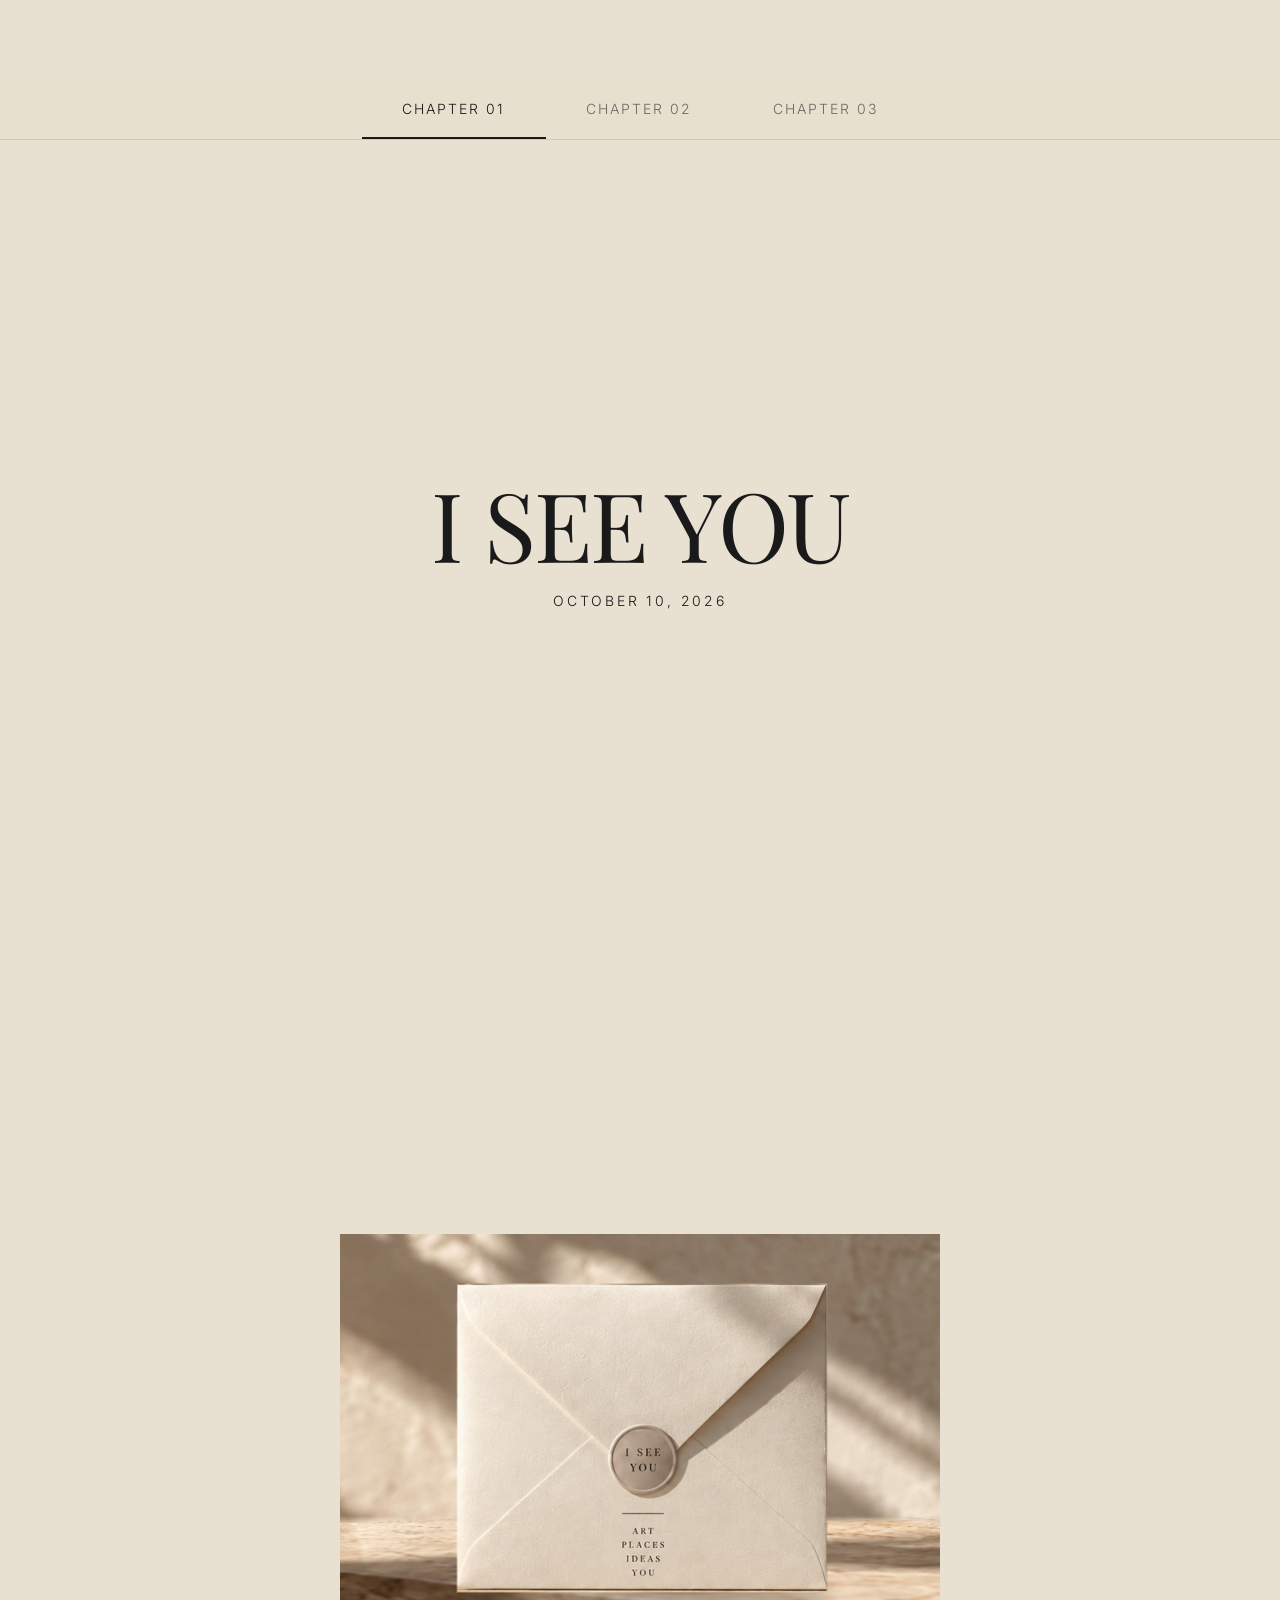
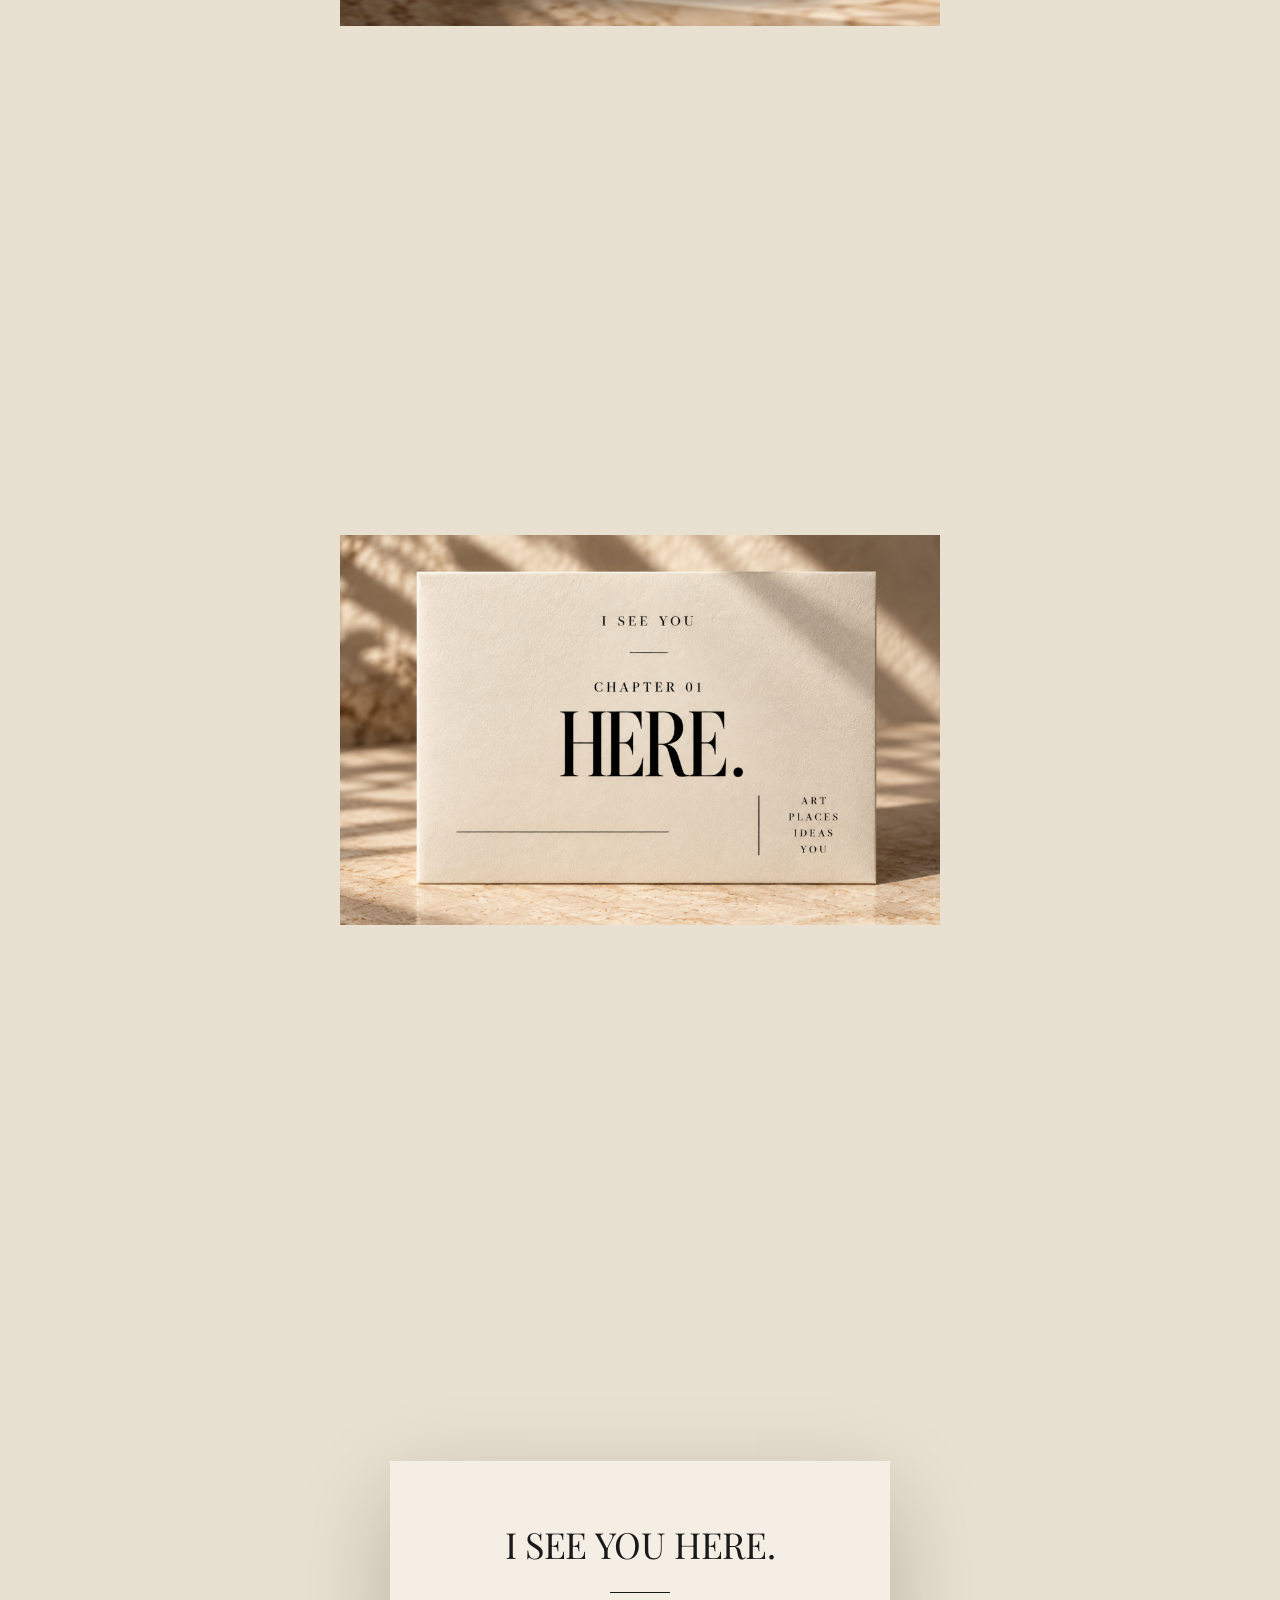
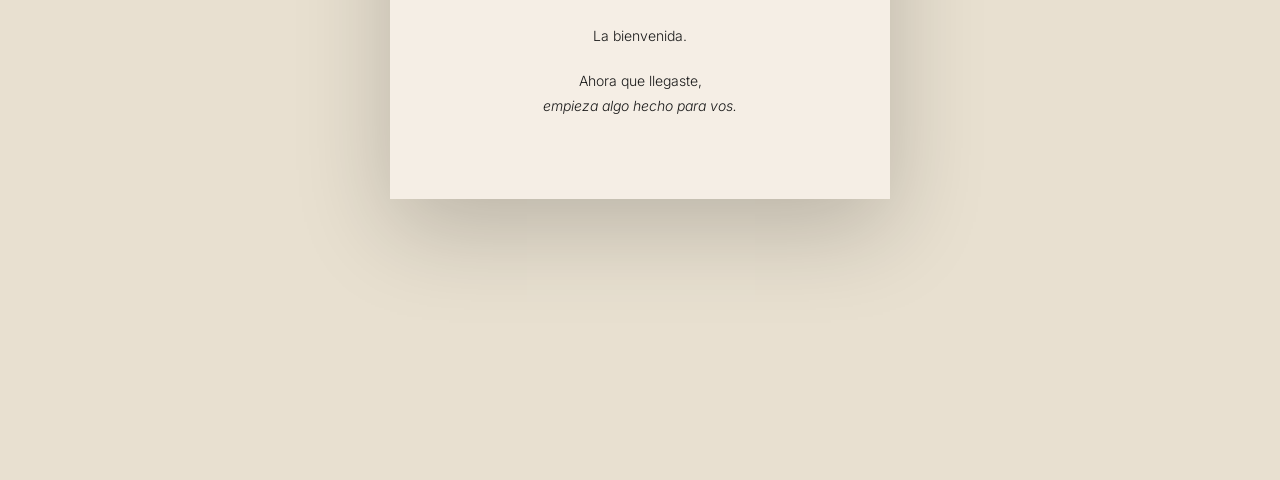
<file: index.html>
<!DOCTYPE html>
<html lang="en">
<head>
    <meta charset="UTF-8">
    <meta name="viewport" content="width=device-width, initial-scale=1.0">
    <title>I SEE YOU</title>
    <link rel="preconnect" href="https://fonts.googleapis.com">
    <link rel="preconnect" href="https://fonts.gstatic.com" crossorigin>
    <link href="https://fonts.googleapis.com/css2?family=Playfair+Display:wght@400;500;600;700&family=Inter:wght@300;400;500&display=swap" rel="stylesheet">
    <style>
        * {
            margin: 0;
            padding: 0;
            box-sizing: border-box;
        }

        body {
            font-family: 'Inter', sans-serif;
            background-color: #E8E0D0;
            color: #1a1a1a;
            overflow-x: hidden;
        }

        /* TAB NAVIGATION */
        .tab-nav {
            position: fixed;
            top: 0;
            left: 0;
            right: 0;
            z-index: 1000;
            background-color: rgba(232, 224, 208, 0.98);
            backdrop-filter: blur(10px);
            border-bottom: 1px solid rgba(0, 0, 0, 0.1);
            padding: 0;
            display: flex;
            justify-content: center;
            gap: 0;
        }

        .tab-button {
            padding: 20px 40px;
            font-family: 'Inter', sans-serif;
            font-size: 14px;
            font-weight: 300;
            letter-spacing: 0.15em;
            text-transform: uppercase;
            background: none;
            border: none;
            cursor: pointer;
            color: #1a1a1a;
            transition: all 0.3s ease;
            border-bottom: 2px solid transparent;
            opacity: 0.6;
        }

        .tab-button.active {
            opacity: 1;
            border-bottom-color: #1a1a1a;
        }

        .tab-button:hover {
            opacity: 0.8;
        }

        /* TAB CONTENT */
        .tab-content {
            display: none;
        }

        .tab-content.active {
            display: block;
        }

        .tab-content {
            padding-top: 80px;
        }

        .section {
            width: 100%;
            height: 100vh;
            display: flex;
            align-items: center;
            justify-content: center;
            padding: 60px 20px;
            flex-shrink: 0;
            scroll-snap-align: start;
        }

        html {
            scroll-behavior: smooth;
            scroll-snap-type: y mandatory;
        }

        /* TITLE SECTION */
        .title-section {
            flex-direction: column;
            gap: 80px;
            padding-top: 80px;
        }

        .title-text {
            text-align: center;
        }

        .title-text h1 {
            font-family: 'Playfair Display', serif;
            font-size: clamp(48px, 10vw, 96px);
            font-weight: 400;
            letter-spacing: -0.02em;
            margin-bottom: 16px;
            line-height: 1.1;
        }

        .title-text p {
            font-family: 'Inter', sans-serif;
            font-size: 14px;
            font-weight: 300;
            letter-spacing: 0.2em;
            text-transform: uppercase;
        }

        /* ENVELOPE SECTION */
        .envelope-section {
            justify-content: center;
        }

        .envelope-container {
            width: 100%;
            max-width: 800px;
            display: flex;
            align-items: center;
            justify-content: center;
        }

        .envelope-image {
            width: 100%;
            height: auto;
            max-width: 600px;
            display: block;
            object-fit: contain;
            cursor: pointer;
            transition: transform 0.3s ease, filter 0.3s ease;
        }

        .envelope-image:hover {
            transform: scale(1.02);
            filter: brightness(0.95);
        }

        /* MODAL STYLES */
        .modal {
            display: none;
            position: fixed;
            top: 0;
            left: 0;
            width: 100%;
            height: 100%;
            background-color: rgba(0, 0, 0, 0.5);
            z-index: 2000;
            align-items: center;
            justify-content: center;
            backdrop-filter: blur(4px);
        }

        .modal.active {
            display: flex;
        }

        .modal-content {
            position: relative;
            max-width: 600px;
            width: 90%;
            max-height: 80vh;
            overflow-y: auto;
            animation: modalSlideIn 0.4s ease-out;
        }

        @keyframes modalSlideIn {
            from {
                opacity: 0;
                transform: scale(0.9) translateY(30px);
            }
            to {
                opacity: 1;
                transform: scale(1) translateY(0);
            }
        }

        .modal-close {
            position: absolute;
            top: -40px;
            right: 0;
            background: none;
            border: none;
            font-size: 28px;
            color: white;
            cursor: pointer;
            padding: 10px;
            z-index: 2001;
            transition: opacity 0.2s ease;
        }

        .modal-close:hover {
            opacity: 0.7;
        }

        @media (max-width: 768px) {
            .modal-close {
                top: -35px;
                font-size: 24px;
            }

            .modal-content {
                max-height: 90vh;
            }
        }

        /* CONTENT SECTION */
        .content-section {
            flex-direction: column;
            gap: 40px;
        }

        .chapter-header {
            text-align: center;
            margin-bottom: 20px;
        }

        .chapter-label {
            font-family: 'Inter', sans-serif;
            font-size: 13px;
            font-weight: 300;
            letter-spacing: 0.15em;
            text-transform: uppercase;
            margin-bottom: 16px;
            opacity: 0.7;
        }

        .chapter-title {
            font-family: 'Playfair Display', serif;
            font-size: clamp(48px, 8vw, 72px);
            font-weight: 700;
            letter-spacing: -0.01em;
            line-height: 1.1;
        }

        .chapter-divider {
            width: 60px;
            height: 1px;
            background-color: #1a1a1a;
            margin: 20px auto;
        }

        .chapter-content {
            max-width: 600px;
            margin: 40px auto 0;
            text-align: center;
        }

        .chapter-content p {
            font-family: 'Inter', sans-serif;
            font-size: 16px;
            font-weight: 300;
            line-height: 1.8;
            margin-bottom: 16px;
        }

        /* CARD SECTION */
        .card-container {
            width: 100%;
            max-width: 500px;
            background-color: #F5EEE5;
            padding: 60px 40px;
            text-align: center;
            box-shadow: 0 30px 90px rgba(0, 0, 0, 0.2);
        }

        .card-title {
            font-family: 'Playfair Display', serif;
            font-size: 36px;
            font-weight: 400;
            letter-spacing: -0.01em;
            margin-bottom: 24px;
            line-height: 1.3;
        }

        .card-text {
            font-family: 'Inter', sans-serif;
            font-size: 14px;
            font-weight: 300;
            line-height: 1.8;
            margin-bottom: 20px;
        }

        .card-italic {
            font-style: italic;
        }




















        /* RESPONSIVE */

        @media (max-width: 768px) {
            .tab-nav {
                flex-wrap: wrap;
                gap: 0;
            }

            .tab-button {
                padding: 16px 24px;
                font-size: 12px;
                flex: 1;
            }

            .section {
                padding: 40px 20px;
            }

            .title-text h1 {
                font-size: 42px;
            }

            .chapter-title {
                font-size: 48px;
            }

            .card-container {
                padding: 40px 30px;
            }

            .card-title {
                font-size: 28px;
            }











        }

        @media (max-width: 480px) {
            .tab-button {
                padding: 12px 16px;
                font-size: 11px;
            }

            .title-text h1 {
                font-size: 36px;
            }

            .chapter-title {
                font-size: 36px;
            }

            .card-container {
                padding: 30px 20px;
            }

            .card-title {
                font-size: 24px;
            }

            .chapter-content p {
                font-size: 14px;
            }






        }
    </style>
</head>
<body>
    <!-- TAB NAVIGATION -->
    <nav class="tab-nav">
        <button class="tab-button active" onclick="switchTab('chapter01')">CHAPTER 01</button>
        <button class="tab-button" onclick="switchTab('chapter02')">CHAPTER 02</button>
        <button class="tab-button" onclick="switchTab('chapter03')">CHAPTER 03</button>
    </nav>

    <!-- CHAPTER 01 CONTENT -->
    <div id="chapter01" class="tab-content active">
        <!-- TITLE SECTION -->
        <section class="section title-section">
            <div class="title-text">
                <h1>I SEE YOU</h1>
                <p>October 10, 2026</p>
            </div>
        </section>

        <!-- ENVELOPE CLOSED -->
        <section class="section envelope-section">
            <div class="envelope-container">
                <img src="sobre-closed.png" alt="Envelope closed" class="envelope-image">
            </div>
        </section>

        <!-- ENVELOPE FRONT WITH CHAPTER -->
        <section class="section content-section">
            <div class="envelope-container">
                <img src="sobre-front.png" alt="Envelope front - Chapter 01 HERE" class="envelope-image">
            </div>
        </section>

        <!-- CARD -->
        <section class="section">
            <div class="card-container">
                <h2 class="card-title">I SEE YOU HERE.</h2>
                <div class="chapter-divider" style="margin: 20px auto 30px;"></div>
                <p class="card-text">La bienvenida.</p>
                <p class="card-text">
                    Ahora que llegaste,<br>
                    <span class="card-italic">empieza algo hecho para vos.</span>
                </p>
            </div>
        </section>
    </div>

    <!-- CHAPTER 02 CONTENT -->
    <div id="chapter02" class="tab-content">
        <!-- TITLE SECTION -->
        <section class="section title-section">
            <div class="title-text">
                <h1>I SEE YOU</h1>
                <p>October 10, 2026</p>
            </div>
        </section>

        <!-- ENVELOPE CLOSED -->
        <section class="section envelope-section">
            <div class="envelope-container">
                <img src="chapter02-page-000.png" alt="Envelope closed - Chapter 02" class="envelope-image">
            </div>
        </section>

        <!-- ENVELOPE FRONT WITH CHAPTER -->
        <section class="section content-section">
            <div class="envelope-container">
                <img src="chapter02-page-001.png" alt="Envelope front - Chapter 02 TIRED" class="envelope-image">
            </div>
        </section>

        <!-- CARD -->
        <section class="section">
            <div class="card-container">
                <h2 class="card-title">I SEE YOU TIRED.</h2>
                <div class="chapter-divider" style="margin: 20px auto 30px;"></div>
                <p class="card-text">El spa.</p>
                <p class="card-text">
                    Veo cuánto das.<br>
                    Veo todo lo que sostenés.
                </p>
            </div>
        </section>
    </div>

    <!-- CHAPTER 03 CONTENT -->
    <div id="chapter03" class="tab-content">
        <!-- TITLE SECTION -->
        <section class="section title-section">
            <div class="title-text">
                <h1>I SEE YOU</h1>
                <p>October 10, 2026</p>
            </div>
        </section>

        <!-- ENVELOPE CLOSED -->
        <section class="section envelope-section">
            <div class="envelope-container">
                <img src="chapter03-page-000.png" alt="Envelope closed - Chapter 03" class="envelope-image">
            </div>
        </section>

        <!-- ENVELOPE FRONT WITH SEAL -->
        <section class="section content-section">
            <div class="envelope-container">
                <img src="chapter02-page-001.png" alt="Envelope front - Chapter 03 SHINING" class="envelope-image">
            </div>
        </section>

        <!-- CARD -->
        <section class="section">
            <div class="card-container">
                <h2 class="card-title">I SEE YOU SHINING.</h2>
                <div class="chapter-divider" style="margin: 20px auto 30px;"></div>
                <p class="card-text">Es momento de cerrar este capítulo.</p>
                <p class="card-text">
                    Porque llegó el momento<br>
                    de materializar esa luz,<br>
                    <span class="card-italic">que acaricia sutilezas.</span>
                </p>
                <p class="card-text">Ya puedes abrir el último sobre.</p>
            </div>
        </section>
    </div>

    <!-- ENVELOPE MODALS -->
    <div id="envelopeModal01" class="modal">
        <div class="modal-content">
            <button class="modal-close" onclick="closeModal('envelopeModal01')">✕</button>
            <div class="card-container">
                <h2 class="card-title">I SEE YOU HERE.</h2>
                <div class="chapter-divider" style="margin: 20px auto 30px;"></div>
                <p class="card-text">La bienvenida.</p>
                <p class="card-text">
                    Ahora que llegaste,<br>
                    <span class="card-italic">empieza algo hecho para vos.</span>
                </p>
            </div>
        </div>
    </div>

    <div id="envelopeModal02" class="modal">
        <div class="modal-content">
            <button class="modal-close" onclick="closeModal('envelopeModal02')">✕</button>
            <div class="card-container">
                <h2 class="card-title">I SEE YOU TIRED.</h2>
                <div class="chapter-divider" style="margin: 20px auto 30px;"></div>
                <p class="card-text">El spa.</p>
                <p class="card-text">
                    Veo cuánto das.<br>
                    Veo todo lo que sostenés.
                </p>
            </div>
        </div>
    </div>

    <div id="envelopeModal03" class="modal">
        <div class="modal-content">
            <button class="modal-close" onclick="closeModal('envelopeModal03')">✕</button>
            <div class="card-container">
                <h2 class="card-title">I SEE YOU SHINING.</h2>
                <div class="chapter-divider" style="margin: 20px auto 30px;"></div>
                <p class="card-text">Es momento de cerrar este capítulo.</p>
                <p class="card-text">
                    Porque llegó el momento<br>
                    de materializar esa luz,<br>
                    <span class="card-italic">que acaricia sutilezas.</span>
                </p>
                <p class="card-text">Ya puedes abrir el último sobre.</p>
            </div>
        </div>
    </div>

    <script src="https://cdnjs.cloudflare.com/ajax/libs/gsap/3.12.2/gsap.min.js"></script>
    <script>
        function switchTab(tabName) {
            // Hide all tab contents
            const contents = document.querySelectorAll('.tab-content');
            contents.forEach(content => {
                content.classList.remove('active');
            });

            // Remove active class from all buttons
            const buttons = document.querySelectorAll('.tab-button');
            buttons.forEach(button => {
                button.classList.remove('active');
            });

            // Show selected tab
            document.getElementById(tabName).classList.add('active');

            // Activate button
            event.target.classList.add('active');

            // Scroll to top of selected tab
            window.scrollTo(0, 0);
        }

        function openModal(modalId) {
            const modal = document.getElementById(modalId);
            modal.classList.add('active');

            // Animate modal content
            const content = modal.querySelector('.modal-content');
            gsap.fromTo(content,
                { scale: 0.9, opacity: 0, y: 30 },
                { scale: 1, opacity: 1, y: 0, duration: 0.4, ease: 'power2.out' }
            );
        }

        function closeModal(modalId) {
            const modal = document.getElementById(modalId);
            const content = modal.querySelector('.modal-content');

            gsap.to(content, {
                scale: 0.9,
                opacity: 0,
                y: 30,
                duration: 0.3,
                ease: 'power2.in',
                onComplete: () => {
                    modal.classList.remove('active');
                }
            });
        }

        // Close modal when clicking outside
        document.querySelectorAll('.modal').forEach(modal => {
            modal.addEventListener('click', (e) => {
                if (e.target === modal) {
                    const modalId = modal.id;
                    closeModal(modalId);
                }
            });
        });

        // Make envelope images clickable
        document.addEventListener('DOMContentLoaded', () => {
            // Chapter 01 envelope
            const chapter01Envelope = document.querySelectorAll('#chapter01 .envelope-image')[1]; // sobre-front.png
            if (chapter01Envelope) {
                chapter01Envelope.addEventListener('click', () => {
                    openModal('envelopeModal01');
                });
            }

            // Chapter 02 envelope
            const chapter02Envelope = document.querySelectorAll('#chapter02 .envelope-image')[1]; // sobre-front.png
            if (chapter02Envelope) {
                chapter02Envelope.addEventListener('click', () => {
                    openModal('envelopeModal02');
                });
            }

            // Chapter 03 envelope
            const chapter03Envelope = document.querySelectorAll('#chapter03 .envelope-image')[1]; // sealed envelope
            if (chapter03Envelope) {
                chapter03Envelope.addEventListener('click', () => {
                    openModal('envelopeModal03');
                });
            }
        });

        // Keyboard shortcut: ESC to close modal
        document.addEventListener('keydown', (e) => {
            if (e.key === 'Escape') {
                const activeModals = document.querySelectorAll('.modal.active');
                activeModals.forEach(modal => {
                    closeModal(modal.id);
                });
            }
        });
    </script>
</body>
</html>
</file>
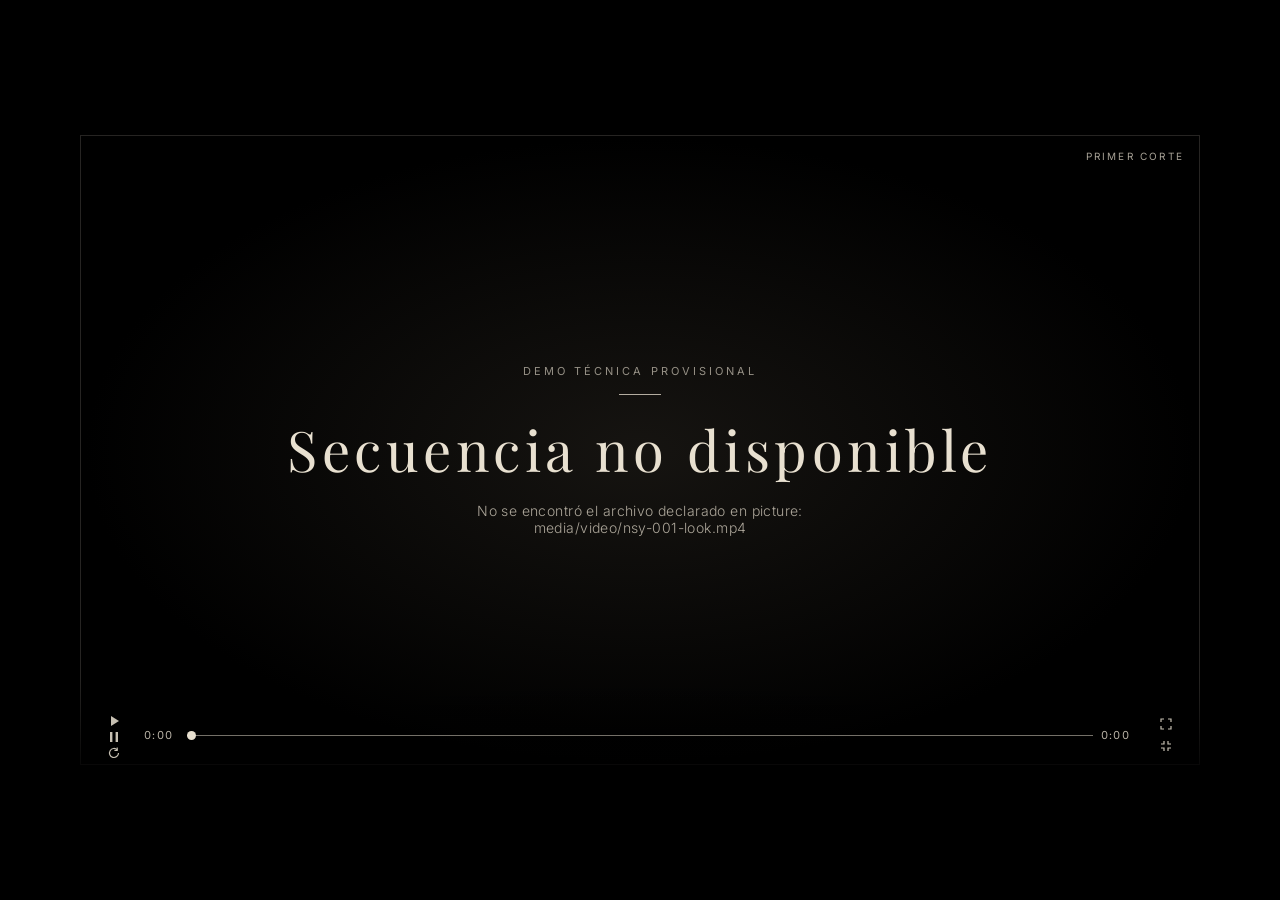
<file: cinema/index.html>
<!DOCTYPE html>
<html lang="es">
<head>
    <meta charset="UTF-8">
    <meta name="viewport" content="width=device-width, initial-scale=1.0">
    <title>NOW, SEE YOURSELF</title>
    <link rel="preconnect" href="https://fonts.googleapis.com">
    <link rel="preconnect" href="https://fonts.gstatic.com" crossorigin>
    <link href="https://fonts.googleapis.com/css2?family=Inter:wght@300;400&family=Playfair+Display:wght@400&display=swap" rel="stylesheet">
    <link rel="stylesheet" href="player.css">
</head>
<body>
    <main class="cinema" id="cinema" data-state="entering">
        <h1 class="sr-only">NOW, SEE YOURSELF</h1>
        <div class="stage" id="stage">
            <div class="picture" id="picture">
                <p class="provisional" id="provisional">Primer corte</p>
                <video id="reel" playsinline preload="metadata" hidden></video>
                <div class="slate" id="slate"></div>
                <div class="entry" id="entry">
                    <p class="entry-title" id="entry-title">
                        <span>NOW,</span>
                        <span>SEE YOURSELF</span>
                    </p>
                </div>
                <div class="controls" id="controls" hidden>
                    <button type="button" class="icon-button" id="play" aria-label="Reproducir">
                        <svg class="icon icon-play" viewBox="0 0 16 16" aria-hidden="true">
                            <polygon points="5,3 13,8 5,13" fill="currentColor"></polygon>
                        </svg>
                        <svg class="icon icon-pause" viewBox="0 0 16 16" aria-hidden="true" hidden>
                            <rect x="4" y="3" width="2.4" height="10" fill="currentColor"></rect>
                            <rect x="9.6" y="3" width="2.4" height="10" fill="currentColor"></rect>
                        </svg>
                        <svg class="icon icon-replay" viewBox="0 0 16 16" aria-hidden="true" hidden>
                            <path d="M12.5 8a4.5 4.5 0 1 1-1.3-3.2" fill="none" stroke="currentColor" stroke-width="1.2"></path>
                            <path d="M11.2 2.6v2.8h-2.8" fill="none" stroke="currentColor" stroke-width="1.2"></path>
                        </svg>
                    </button>
                    <span class="time" id="time">0:00</span>
                    <input id="seek" type="range" min="0" max="1000" value="0" aria-label="Posición" aria-valuemin="0" aria-valuemax="0" aria-valuenow="0">
                    <span class="time" id="length">0:00</span>
                    <button type="button" class="icon-button" id="full" aria-label="Pantalla completa">
                        <svg class="icon icon-enter" viewBox="0 0 16 16" aria-hidden="true">
                            <path d="M3 6V3h3M10 3h3v3M13 10v3h-3M6 13H3v-3" fill="none" stroke="currentColor" stroke-width="1.2"></path>
                        </svg>
                        <svg class="icon icon-exit" viewBox="0 0 16 16" aria-hidden="true" hidden>
                            <path d="M6 3v3H3M10 3v3h3M13 10h-3v3M6 13v-3H3" fill="none" stroke="currentColor" stroke-width="1.2"></path>
                        </svg>
                    </button>
                </div>
            </div>
        </div>
        <p class="sr-only" id="status" aria-live="polite"></p>
        <p class="sr-only">Espacio pausa. Las flechas buscan. F pone pantalla completa. Esto es un primer corte mudo, no la película terminada.</p>
    </main>
    <noscript>
        <p>NOW, SEE YOURSELF necesita JavaScript para la demo técnica provisional.</p>
    </noscript>
    <script src="player.js"></script>
</body>
</html>
</file>
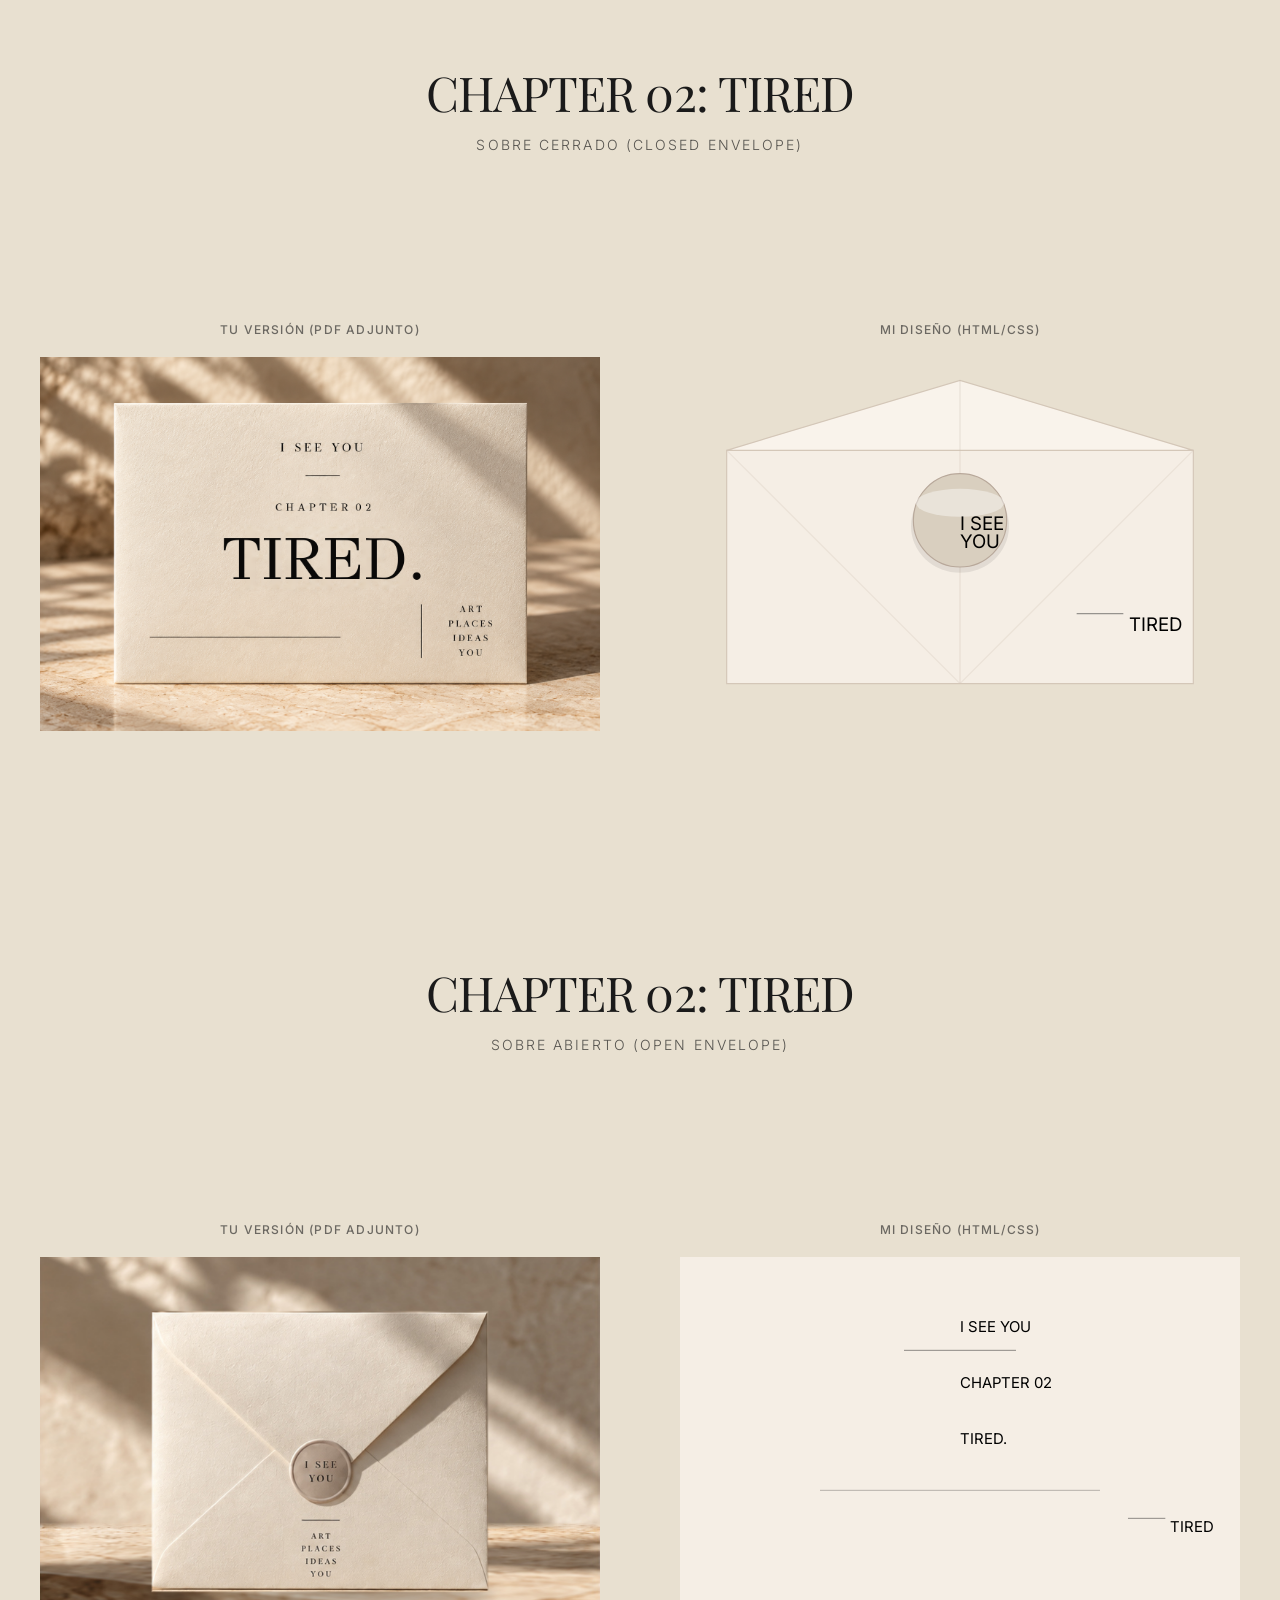
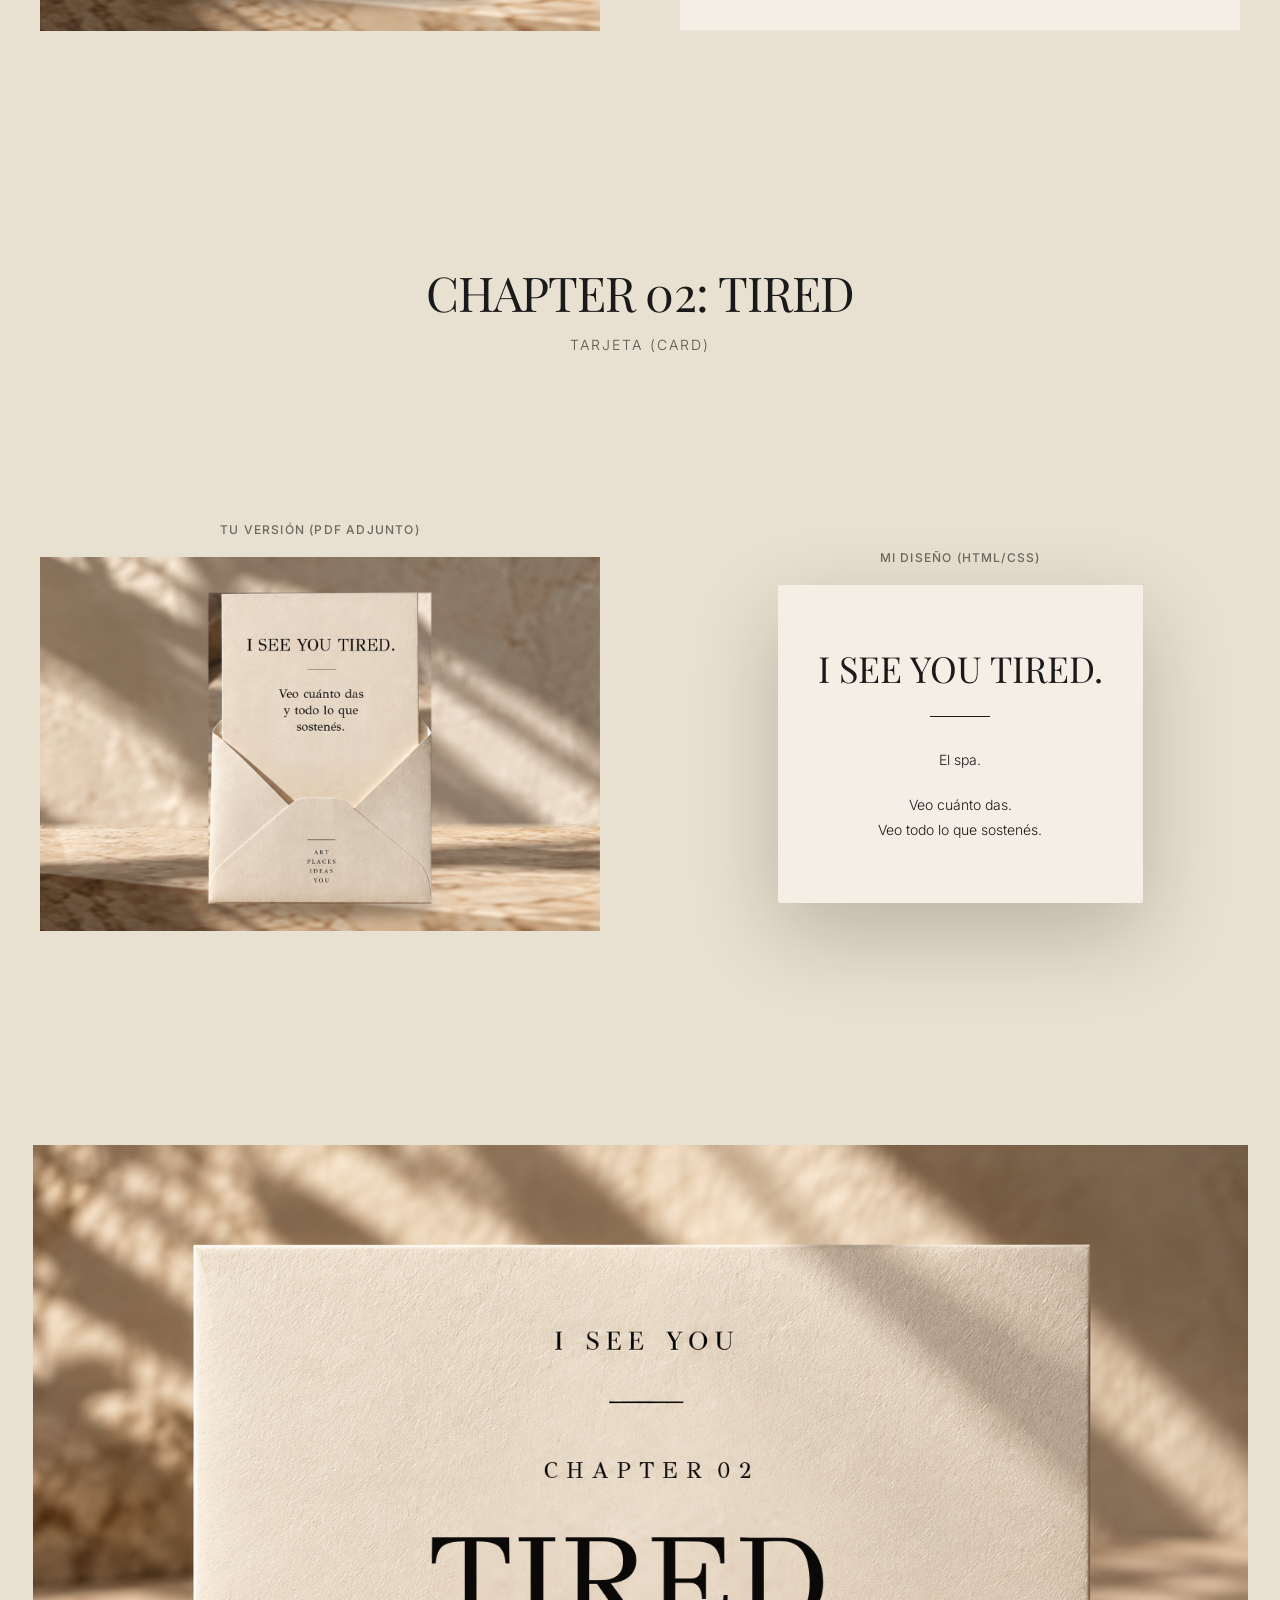
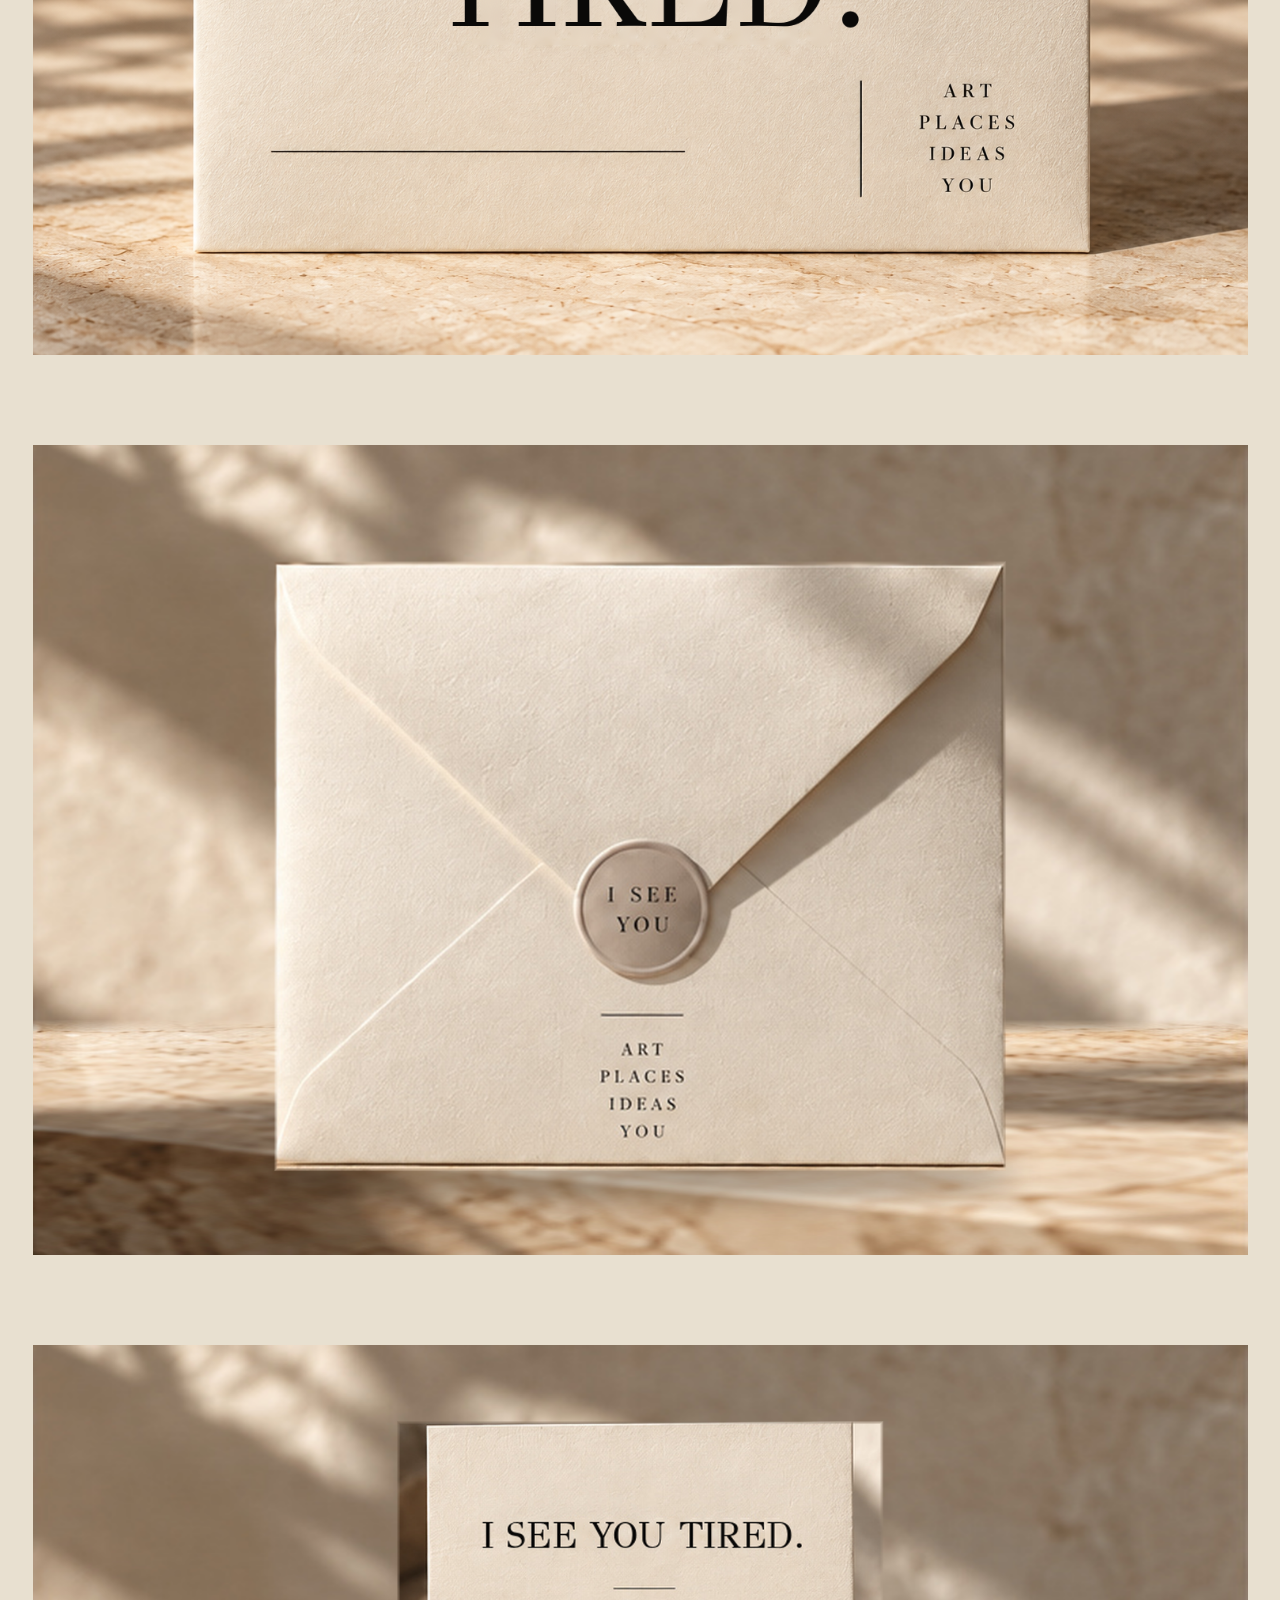
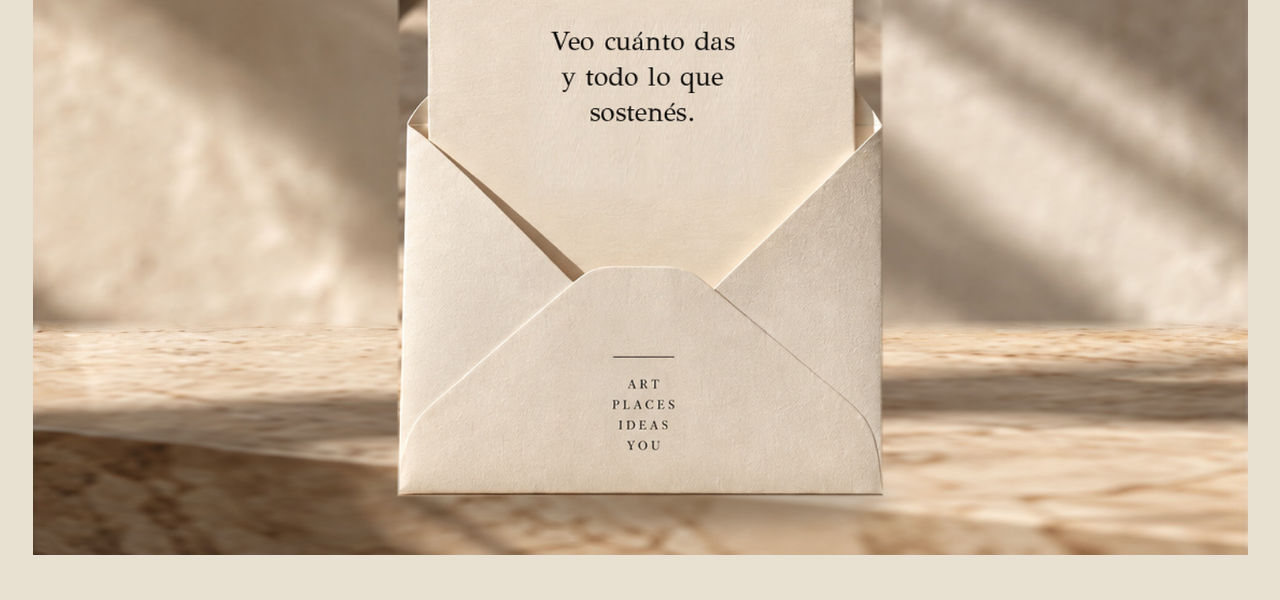
<file: comparison.html>
<!DOCTYPE html>
<html lang="en">
<head>
    <meta charset="UTF-8">
    <meta name="viewport" content="width=device-width, initial-scale=1.0">
    <title>I SEE YOU - Comparison Sobre 2</title>
    <link rel="preconnect" href="https://fonts.googleapis.com">
    <link rel="preconnect" href="https://fonts.gstatic.com" crossorigin>
    <link href="https://fonts.googleapis.com/css2?family=Playfair+Display:wght@400;500;600;700&family=Inter:wght@300;400;500&display=swap" rel="stylesheet">
    <style>
        * {
            margin: 0;
            padding: 0;
            box-sizing: border-box;
        }

        body {
            font-family: 'Inter', sans-serif;
            background-color: #E8E0D0;
            color: #1a1a1a;
            overflow-x: hidden;
        }

        .section {
            width: 100%;
            height: 100vh;
            display: flex;
            align-items: center;
            justify-content: center;
            padding: 60px 20px;
            flex-shrink: 0;
            scroll-snap-align: start;
        }

        html {
            scroll-behavior: smooth;
            scroll-snap-type: y mandatory;
        }

        /* COMPARISON SECTION */
        .comparison-section {
            gap: 40px;
            flex-direction: column;
        }

        .comparison-header {
            text-align: center;
            margin-bottom: 20px;
        }

        .comparison-header h1 {
            font-family: 'Playfair Display', serif;
            font-size: 48px;
            font-weight: 400;
            letter-spacing: -0.02em;
            margin-bottom: 12px;
        }

        .comparison-header p {
            font-family: 'Inter', sans-serif;
            font-size: 14px;
            font-weight: 300;
            letter-spacing: 0.15em;
            text-transform: uppercase;
            opacity: 0.7;
        }

        .comparison-container {
            display: grid;
            grid-template-columns: 1fr 1fr;
            gap: 40px;
            width: 100%;
            max-width: 1400px;
            height: 70vh;
        }

        .comparison-item {
            display: flex;
            flex-direction: column;
            align-items: center;
            justify-content: center;
            padding: 20px;
        }

        .comparison-item-label {
            font-family: 'Inter', sans-serif;
            font-size: 12px;
            font-weight: 500;
            letter-spacing: 0.1em;
            text-transform: uppercase;
            margin-bottom: 20px;
            opacity: 0.6;
        }

        .comparison-image {
            width: 100%;
            height: auto;
            max-height: 100%;
            object-fit: contain;
        }

        /* PAGES SECTION */
        .pages-section {
            flex-direction: column;
            gap: 0;
        }

        .page-container {
            width: 100%;
            height: 100vh;
            display: flex;
            align-items: center;
            justify-content: center;
            padding: 60px 20px;
        }

        .page-image {
            width: 100%;
            height: auto;
            max-width: 100%;
            max-height: 90vh;
            object-fit: contain;
        }

        /* RESPONSIVE */
        @media (max-width: 1024px) {
            .comparison-container {
                grid-template-columns: 1fr;
                gap: 60px;
                height: auto;
            }

            .comparison-item {
                min-height: 400px;
            }
        }

        @media (max-width: 768px) {
            .comparison-header h1 {
                font-size: 32px;
            }

            .comparison-item {
                min-height: 300px;
            }
        }
    </style>
</head>
<body>
    <!-- COMPARISON PAGE 1 - SOBRE CERRADO -->
    <section class="section comparison-section">
        <div class="comparison-header">
            <h1>CHAPTER 02: TIRED</h1>
            <p>Sobre Cerrado (Closed Envelope)</p>
        </div>
        <div class="comparison-container">
            <div class="comparison-item">
                <div class="comparison-item-label">Tu Versión (PDF Adjunto)</div>
                <img src="sobre2-page-000.png" alt="Your version - closed" class="comparison-image">
            </div>
            <div class="comparison-item">
                <div class="comparison-item-label">Mi Diseño (HTML/CSS)</div>
                <svg viewBox="0 0 480 320" style="width: 100%; height: auto; max-height: 100%;">
                    <defs>
                        <filter id="paperTexture2">
                            <feTurbulence type="fractalNoise" baseFrequency="0.02" numOctaves="5" result="noise" />
                            <feDisplacementMap in="SourceGraphic" in2="noise" scale="2" />
                        </filter>
                    </defs>

                    <!-- Main envelope body -->
                    <path
                        d="M 40 80 L 440 80 L 440 280 L 40 280 Z"
                        fill="#F5EEE5"
                        stroke="#D4C7B8"
                        strokeWidth="0.5"
                    />

                    <!-- Top flap - triangular -->
                    <path
                        d="M 40 80 L 240 20 L 440 80 Z"
                        fill="#F9F3EB"
                        stroke="#D4C7B8"
                        strokeWidth="0.5"
                        style={{ opacity: 0.95 }}
                    />

                    <!-- Flap shadow/depth -->
                    <path
                        d="M 240 20 L 240 80"
                        stroke="#C4B7A8"
                        strokeWidth="1"
                        opacity="0.3"
                    />

                    <!-- Vertical divider in middle -->
                    <line x1="240" y1="80" x2="240" y2="280" stroke="#D4C7B8" strokeWidth="0.8" opacity="0.4" />

                    <!-- Left diagonal -->
                    <line x1="40" y1="80" x2="240" y2="280" stroke="#D4C7B8" strokeWidth="0.8" opacity="0.3" />

                    <!-- Right diagonal -->
                    <line x1="440" y1="80" x2="240" y2="280" stroke="#D4C7B8" strokeWidth="0.8" opacity="0.3" />

                    <!-- Seal Circle - 3D effect -->
                    <!-- Shadow under seal -->
                    <ellipse cx="240" cy="145" rx="42" ry="40" fill="#000" opacity="0.08" />

                    <!-- Main seal -->
                    <circle cx="240" cy="140" r="40" fill="#D9CFBF" stroke="#B8A89A" strokeWidth="1.5" />

                    <!-- Seal highlight - 3D effect -->
                    <ellipse cx="240" cy="125" rx="38" ry="12" fill="#FFFFFF" opacity="0.4" />

                    <!-- Text inside seal -->
                    <text
                        x="240"
                        y="148"
                        textAnchor="middle"
                        dominantBaseline="middle"
                        style={{
                            fontFamily: 'Playfair Display, Didot, Georgia, serif',
                            fontSize: '13px',
                            fontWeight: '400',
                            letterSpacing: '0.08em',
                            fill: '#3A3A3A',
                        }}
                    >
                        I SEE
                    </text>
                    <text
                        x="240"
                        y="164"
                        textAnchor="middle"
                        dominantBaseline="middle"
                        style={{
                            fontFamily: 'Playfair Display, Didot, Georgia, serif',
                            fontSize: '13px',
                            fontWeight: '400',
                            letterSpacing: '0.08em',
                            fill: '#3A3A3A',
                        }}
                    >
                        YOU
                    </text>

                    <!-- Bottom text -->
                    <line x1="340" y1="220" x2="380" y2="220" stroke="#3A3A3A" strokeWidth="0.8" opacity="0.5" />

                    <text
                        x="385"
                        y="235"
                        style={{
                            fontFamily: 'Inter, sans-serif',
                            fontSize: '11px',
                            fontWeight: '300',
                            letterSpacing: '0.1em',
                            fill: '#3A3A3A',
                            textAnchor: 'start',
                        }}
                    >
                        TIRED
                    </text>
                </svg>
            </div>
        </div>
    </section>

    <!-- COMPARISON PAGE 2 - SOBRE ABIERTO -->
    <section class="section comparison-section">
        <div class="comparison-header">
            <h1>CHAPTER 02: TIRED</h1>
            <p>Sobre Abierto (Open Envelope)</p>
        </div>
        <div class="comparison-container">
            <div class="comparison-item">
                <div class="comparison-item-label">Tu Versión (PDF Adjunto)</div>
                <img src="sobre2-page-001.png" alt="Your version - open" class="comparison-image">
            </div>
            <div class="comparison-item">
                <div class="comparison-item-label">Mi Diseño (HTML/CSS)</div>
                <svg viewBox="0 0 600 400" style="width: 100%; height: auto; max-height: 100%;">
                    <!-- Background -->
                    <rect width="600" height="400" fill="#F5EEE5" />

                    <!-- Title -->
                    <text
                        x="300"
                        y="80"
                        textAnchor="middle"
                        style={{
                            fontFamily: 'Playfair Display, Didot, Georgia, serif',
                            fontSize: '28px',
                            fontWeight: '400',
                            letterSpacing: '0.15em',
                            fill: '#1a1a1a',
                        }}
                    >
                        I SEE YOU
                    </text>

                    <!-- Divider line -->
                    <line x1="240" y1="100" x2="360" y2="100" stroke="#1a1a1a" strokeWidth="1" opacity="0.5" />

                    <!-- Chapter label -->
                    <text
                        x="300"
                        y="140"
                        textAnchor="middle"
                        style={{
                            fontFamily: 'Inter, sans-serif',
                            fontSize: '12px',
                            fontWeight: '300',
                            letterSpacing: '0.15em',
                            fill: '#1a1a1a',
                            opacity: '0.7',
                        }}
                    >
                        CHAPTER 02
                    </text>

                    <!-- Main heading -->
                    <text
                        x="300"
                        y="200"
                        textAnchor="middle"
                        style={{
                            fontFamily: 'Playfair Display, Didot, Georgia, serif',
                            fontSize: '72px',
                            fontWeight: '700',
                            letterSpacing: '-0.01em',
                            fill: '#1a1a1a',
                        }}
                    >
                        TIRED.
                    </text>

                    <!-- Content divider -->
                    <line x1="150" y1="250" x2="450" y2="250" stroke="#1a1a1a" strokeWidth="1" opacity="0.3" />

                    <!-- Right side tags -->
                    <line x1="480" y1="280" x2="520" y2="280" stroke="#1a1a1a" strokeWidth="0.8" opacity="0.5" />

                    <text
                        x="525"
                        y="295"
                        style={{
                            fontFamily: 'Inter, sans-serif',
                            fontSize: '11px',
                            fontWeight: '300',
                            letterSpacing: '0.1em',
                            fill: '#1a1a1a',
                            textAnchor: 'start',
                        }}
                    >
                        TIRED
                    </text>
                </svg>
            </div>
        </div>
    </section>

    <!-- COMPARISON PAGE 3 - TARJETA -->
    <section class="section comparison-section">
        <div class="comparison-header">
            <h1>CHAPTER 02: TIRED</h1>
            <p>Tarjeta (Card)</p>
        </div>
        <div class="comparison-container">
            <div class="comparison-item">
                <div class="comparison-item-label">Tu Versión (PDF Adjunto)</div>
                <img src="sobre2-page-002.png" alt="Your version - card" class="comparison-image">
            </div>
            <div class="comparison-item">
                <div class="comparison-item-label">Mi Diseño (HTML/CSS)</div>
                <div style="background: #F5EEE5; padding: 60px 40px; max-width: 500px; text-align: center; box-shadow: 0 30px 90px rgba(0, 0, 0, 0.2); border-radius: 2px;">
                    <h2 style="font-family: 'Playfair Display', serif; font-size: 36px; font-weight: 400; letter-spacing: '-0.01em'; margin-bottom: 24px; line-height: 1.3;">
                        I SEE YOU TIRED.
                    </h2>
                    <div style="width: 60px; height: 1px; background: #1a1a1a; margin: 20px auto 30px;"></div>
                    <p style="font-family: 'Inter', sans-serif; font-size: 14px; font-weight: 300; line-height: 1.8; margin-bottom: 20px;">
                        El spa.
                    </p>
                    <p style="font-family: 'Inter', sans-serif; font-size: 14px; font-weight: 300; line-height: 1.8;">
                        Veo cuánto das.<br>
                        Veo todo lo que sostenés.
                    </p>
                </div>
            </div>
        </div>
    </section>

    <!-- ORIGINAL PDF PAGES FOR REFERENCE -->
    <section class="page-container">
        <img src="sobre2-page-000.png" alt="PDF Page 1" class="page-image">
    </section>

    <section class="page-container">
        <img src="sobre2-page-001.png" alt="PDF Page 2" class="page-image">
    </section>

    <section class="page-container">
        <img src="sobre2-page-002.png" alt="PDF Page 3" class="page-image">
    </section>
</body>
</html>
</file>
<file: cinema/player.css>
* {
    box-sizing: border-box;
}

html,
body {
    margin: 0;
    min-height: 100%;
    background: #000;
    color: #e8e0d0;
}

body {
    font-family: Inter, "Helvetica Neue", sans-serif;
}

.cinema {
    min-height: 100dvh;
    display: grid;
    place-items: center;
    background: #000;
}

.stage {
    width: min(1120px, calc(100vw - 32px), calc((100dvh - 32px) * 16 / 9));
    aspect-ratio: 16 / 9;
    position: relative;
    background: #000;
}

.stage.is-fill {
    position: fixed;
    inset: 0;
    z-index: 30;
    width: 100%;
    height: 100%;
    max-width: none;
    aspect-ratio: auto;
    display: grid;
    place-items: center;
}

.stage.is-fill .picture,
.stage:fullscreen .picture,
.stage:-webkit-full-screen .picture {
    position: relative;
    inset: auto;
    width: min(100vw, calc(100vh * 16 / 9));
    height: min(100vh, calc(100vw * 9 / 16));
}

.stage:fullscreen,
.stage:-webkit-full-screen {
    display: grid;
    place-items: center;
    background: #000;
    width: 100%;
    height: 100%;
}

.picture {
    position: absolute;
    inset: 0;
    overflow: hidden;
    background:
        radial-gradient(ellipse at center, #161411 0%, #000 70%);
    box-shadow: inset 0 0 0 1px rgba(232, 224, 208, 0.16);
    user-select: none;
}


.cinema[data-state="playing"]:not(.is-ui) .picture {
    cursor: none;
}

.provisional {
    position: absolute;
    z-index: 5;
    top: max(14px, env(safe-area-inset-top));
    right: max(16px, env(safe-area-inset-right));
    margin: 0;
    font-size: 10px;
    font-weight: 400;
    letter-spacing: 0.22em;
    text-transform: uppercase;
    line-height: 1.4;
    max-width: calc(100% - 32px);
    opacity: 0.72;
    pointer-events: none;
}

#reel {
    position: absolute;
    inset: 0;
    width: 100%;
    height: 100%;
    object-fit: contain;
    background: #000;
}

.slate,
.entry {
    position: absolute;
    inset: 0;
    display: flex;
    flex-direction: column;
    align-items: center;
    justify-content: center;
    text-align: center;
    padding: 8%;
    gap: 16px;
}

.entry {
    z-index: 4;
    background: #000;
    gap: 0;
    transition: opacity 1s ease;
}

.entry.is-done {
    opacity: 0;
    pointer-events: none;
}

.entry.is-film {
    transition-duration: 0.4s;
}

.entry-title,
.slate-title {
    margin: 0;
    font-family: "Playfair Display", Georgia, serif;
    font-weight: 400;
    font-size: clamp(36px, 6.6vw, 84px);
    line-height: 0.95;
    letter-spacing: 0.045em;
}

.entry-title span,
.slate-title span {
    display: block;
}

.entry-title span {
    opacity: 0;
    transform: translateY(14px);
    animation: rise 1.5s ease forwards;
}

.entry-title span + span {
    animation-delay: 0.5s;
}

.slate.is-in {
    animation: fade 0.7s ease;
}

.slate-kicker {
    margin: 0;
    font-size: 11px;
    font-weight: 400;
    letter-spacing: 0.28em;
    text-transform: uppercase;
    opacity: 0.62;
}

.slate-heading {
    margin: 0;
    font-family: "Playfair Display", Georgia, serif;
    font-weight: 400;
    font-size: clamp(28px, 4.4vw, 56px);
    letter-spacing: 0.08em;
}

.slate-note {
    margin: 0;
    max-width: 28em;
    font-size: 14px;
    font-weight: 300;
    letter-spacing: 0.03em;
    opacity: 0.72;
}

.rule {
    width: 42px;
    height: 1px;
    margin: 0;
    border: 0;
    background: rgba(232, 224, 208, 0.75);
}

.controls {
    position: absolute;
    z-index: 3;
    left: 0;
    right: 0;
    bottom: 0;
    display: flex;
    align-items: center;
    gap: 8px;
    padding: 36px 12px max(8px, env(safe-area-inset-bottom));
    background: linear-gradient(transparent, rgba(0, 0, 0, 0.78));
    opacity: 0;
    transition: opacity 0.45s ease;
}

.cinema.is-ui .controls,
.cinema[data-state="paused"] .controls,
.cinema[data-state="ended"] .controls,
.controls:focus-within {
    opacity: 1;
}

.icon-button {
    width: 44px;
    height: 44px;
    display: grid;
    place-items: center;
    padding: 0;
    border: 0;
    background: transparent;
    color: inherit;
    opacity: 0.86;
    cursor: pointer;
}

.icon-button:hover,
.icon-button:focus-visible {
    opacity: 1;
}

.icon-button:focus-visible,
#seek:focus-visible {
    outline: 1px solid rgba(232, 224, 208, 0.85);
    outline-offset: 3px;
}

.icon {
    width: 16px;
    height: 16px;
    display: block;
}

.time {
    min-width: 3.2em;
    font-size: 11px;
    font-weight: 400;
    letter-spacing: 0.12em;
    font-variant-numeric: tabular-nums;
    opacity: 0.8;
}

#seek {
    flex: 1;
    height: 44px;
    margin: 0;
    appearance: none;
    background: transparent;
    cursor: pointer;
}

#seek::-webkit-slider-runnable-track {
    height: 1px;
    background: rgba(232, 224, 208, 0.5);
}

#seek::-webkit-slider-thumb {
    appearance: none;
    width: 9px;
    height: 9px;
    margin-top: -4px;
    border: 0;
    border-radius: 50%;
    background: #e8e0d0;
}

#seek::-moz-range-track {
    height: 1px;
    background: rgba(232, 224, 208, 0.5);
}

#seek::-moz-range-thumb {
    width: 9px;
    height: 9px;
    border: 0;
    border-radius: 50%;
    background: #e8e0d0;
}

.sr-only {
    position: absolute;
    width: 1px;
    height: 1px;
    padding: 0;
    margin: -1px;
    overflow: hidden;
    clip: rect(0, 0, 0, 0);
    white-space: nowrap;
    border: 0;
}

@keyframes rise {
    to {
        opacity: 1;
        transform: none;
    }
}

@keyframes fade {
    from {
        opacity: 0;
    }
    to {
        opacity: 1;
    }
}

@media (prefers-reduced-motion: reduce) {
    .entry,
    .controls,
    .slate.is-in,
    .entry-title span {
        animation: none;
        transition: none;
        opacity: 1;
        transform: none;
    }

    .entry.is-done {
        opacity: 0;
    }
}

@media (max-width: 640px) {
    .slate-note {
        font-size: 13px;
    }
}
</file>
